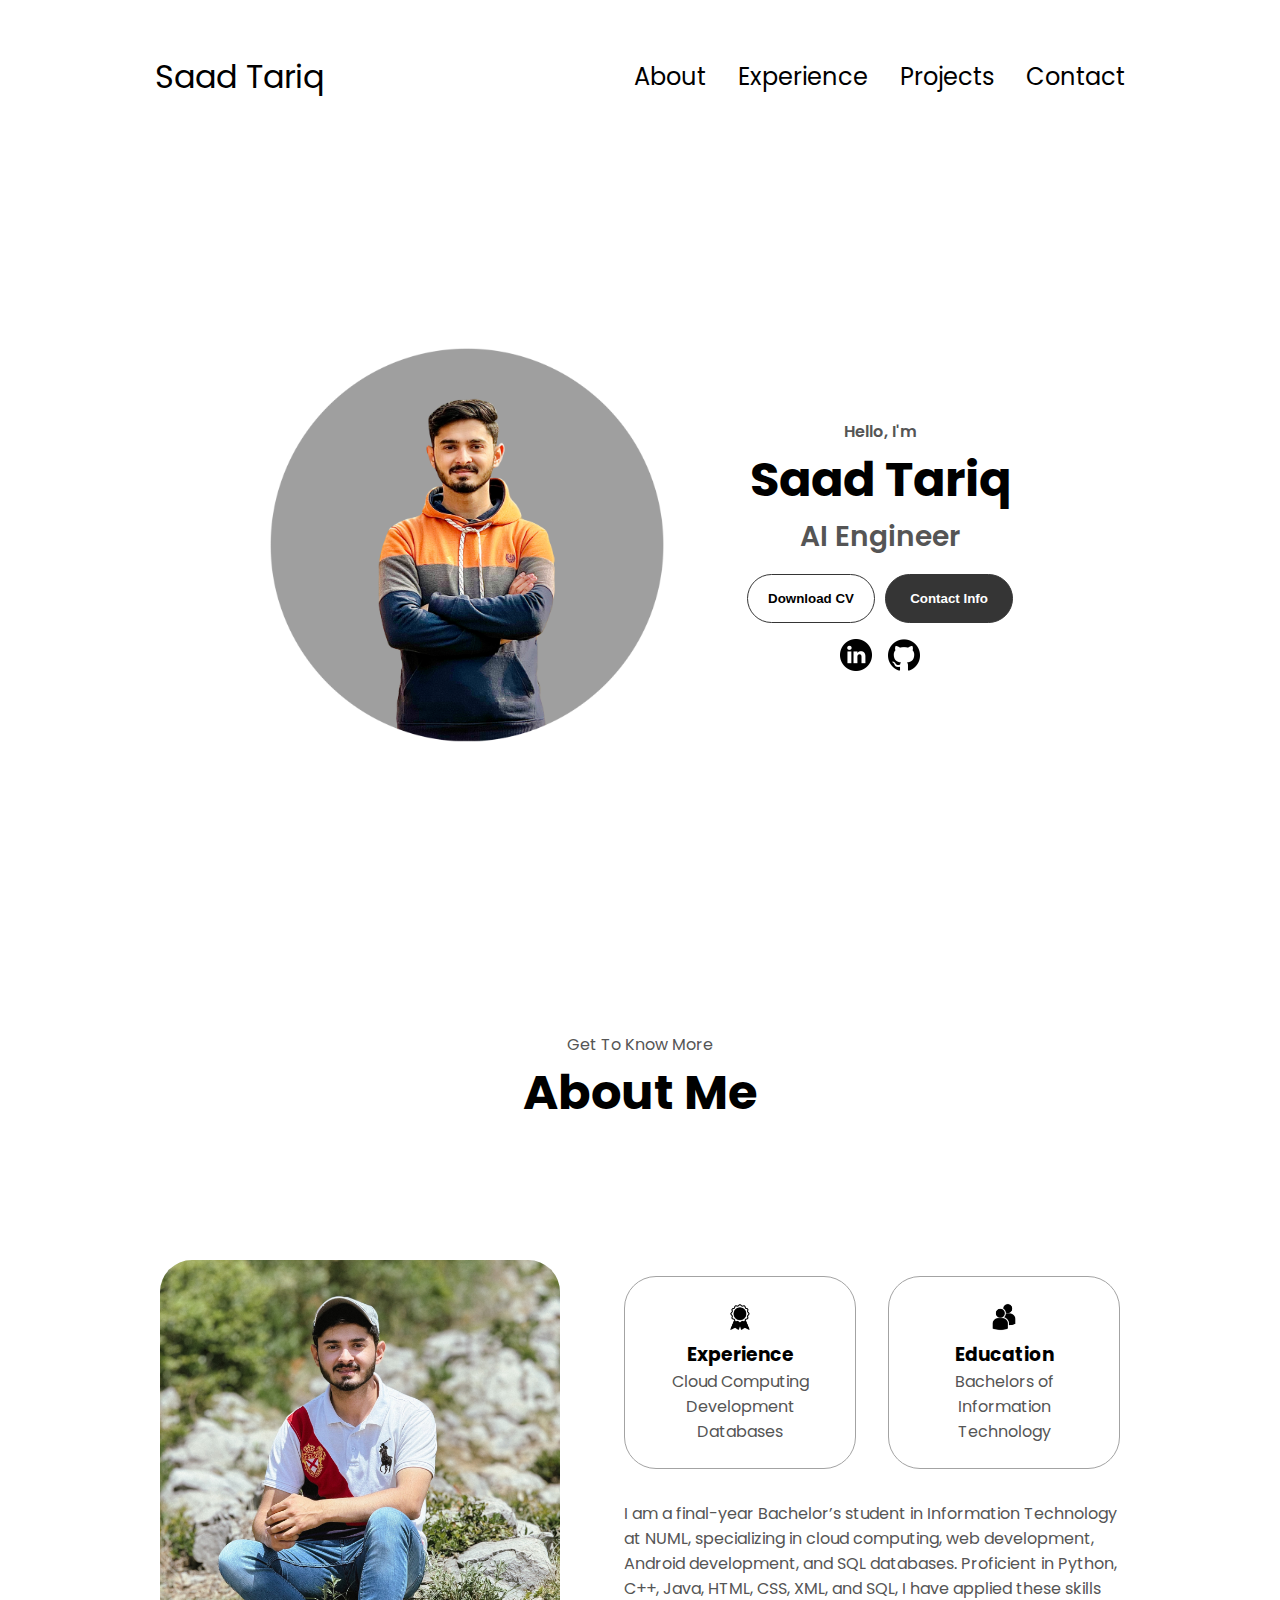
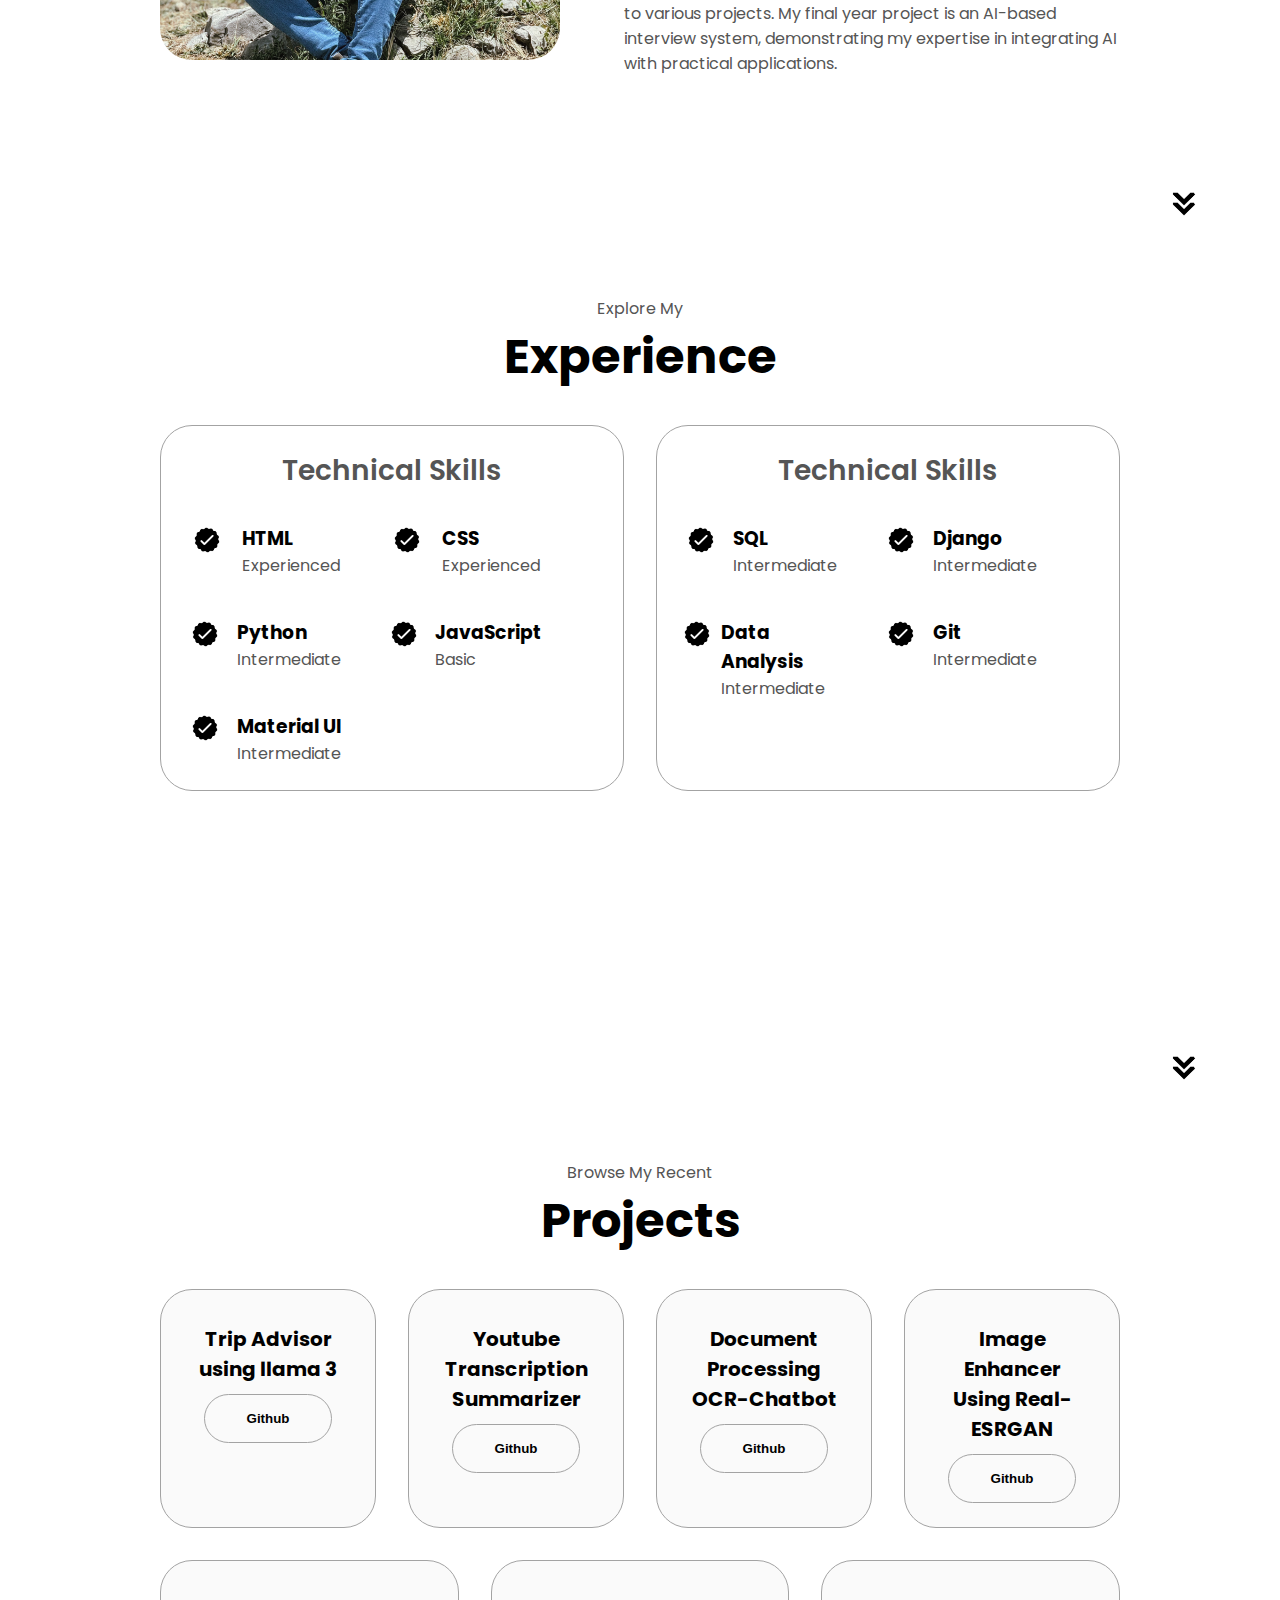
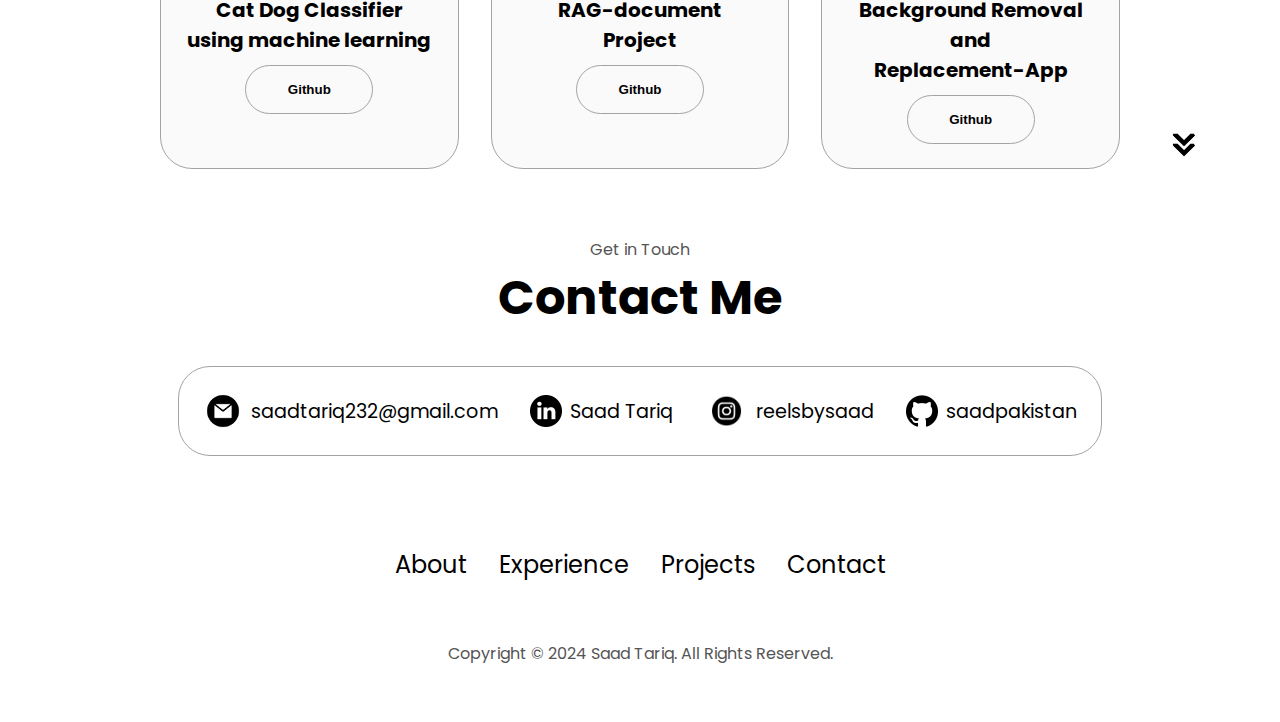
<file: backup.html>
<!DOCTYPE html>
<html lang="en">
  <head>
    <meta charset="UTF-8" />
    <meta http-equiv="X-UA-Compatible" content="IE=edge" />
    <meta name="viewport" content="width=device-width, initial-scale=1.0" />
    <title>Saad Portfolio</title>
    <link rel="stylesheet" href="style.css" />
    <link rel="stylesheet" href="mediaqueries.css" />
  </head>
  <body>
    <nav id="desktop-nav">
      <div class="logo">Saad Tariq</div>
      <div>
        <ul class="nav-links">
          <li><a href="#about">About</a></li>
          <li><a href="#experience">Experience</a></li>
          <li><a href="#projects">Projects</a></li>
          <li><a href="#contact">Contact</a></li>
        </ul>
      </div>
    </nav>
    <nav id="hamburger-nav">
      <div class="logo">Saad Tariq</div>
      <div class="hamburger-menu">
        <div class="hamburger-icon" onclick="toggleMenu()">
          <span></span>
          <span></span>
          <span></span>
        </div>
        <div class="menu-links">
          <li><a href="#about" onclick="toggleMenu()">About</a></li>
          <li><a href="#experience" onclick="toggleMenu()">Experience</a></li>
          <li><a href="#projects" onclick="toggleMenu()">Projects</a></li>
          <li><a href="#contact" onclick="toggleMenu()">Contact</a></li>
        </div>
      </div>
    </nav>
    <section id="profile">
      <div class="section__pic-container">
        <img src="./assets/profilepic.png" alt="Saad Tariq profile picture" />
      </div>
      <div class="section__text">
        <p class="section__text__p1">Hello, I'm</p>
        <h1 class="title">Saad Tariq</h1>
        <p class="section__text__p2">AI Engineer</p>
        <div class="btn-container">
          <button
            class="btn btn-color-2"
            onclick="window.open('./assets/SaadTariqCVResume.pdf')"
          >
            Download CV
          </button>
          <button class="btn btn-color-1" onclick="location.href='#contact'">
            Contact Info
          </button>
        </div>
        <div id="socials-container">
          <img
            src="./assets/linkedin.png"
            alt="My LinkedIn profile"
            class="icon"
            onclick="location.href='https://www.linkedin.com/in/saad-tariq-04328b254/'"
          />
          <img
            src="./assets/github.png"
            alt="My Github profile"
            class="icon"
            onclick="location.href='https://github.com/saadtariq10'"
          />
        </div>
      </div>
    </section>
    <section id="about">
      <p class="section__text__p1">Get To Know More</p>
      <h1 class="title">About Me</h1>
      <div class="section-container">
        <div class="section__pic-container">
          <img
            src="./assets/hike.jpg"
            alt="Profile picture"
            class="about-pic"
          />
        </div>
        <div class="about-details-container">
          <div class="about-containers">
            <div class="details-container">
              <img
                src="./assets/experience.png"
                alt="Experience icon"
                class="icon"
              />
              <h3>Experience</h3>
              <p>Cloud Computing <br />Development <br />Databases</p>
            </div>
            <div class="details-container">
              <img
                src="./assets/education.png"
                alt="Education icon"
                class="icon"
              />
              <h3>Education</h3>
              <p>Bachelors of Information Technology<br /></p>
            </div>
          </div>
          <div class="text-container">
            <p>
              I am a final-year Bachelor’s student in Information Technology at
              NUML, specializing in cloud computing, web development, Android
              development, and SQL databases. Proficient in Python, C++, Java,
              HTML, CSS, XML, and SQL, I have applied these skills to various
              projects. My final year project is an AI-based interview system,
              demonstrating my expertise in integrating AI with practical
              applications.
            </p>
          </div>
        </div>
      </div>
      <img
        src="./assets/arrow.png"
        alt="Arrow icon"
        class="icon arrow"
        onclick="location.href='./#experience'"
      />
    </section>
    <section id="experience">
      <p class="section__text__p1">Explore My</p>
      <h1 class="title">Experience</h1>
      <div class="experience-details-container">
        <div class="about-containers">
          <div class="details-container">
            <h2 class="experience-sub-title">Technical Skills</h2>
            <div class="article-container">
              <article>
                <img
                  src="./assets/checkmark.png"
                  alt="Experience icon"
                  class="icon"
                />
                <div>
                  <h3>HTML</h3>
                  <p>Experienced</p>
                </div>
              </article>
              <article>
                <img
                  src="./assets/checkmark.png"
                  alt="Experience icon"
                  class="icon"
                />
                <div>
                  <h3>CSS</h3>
                  <p>Experienced</p>
                </div>
              </article>
              <article>
                <img
                  src="./assets/checkmark.png"
                  alt="Experience icon"
                  class="icon"
                />
                <div>
                  <h3>Python</h3>
                  <p>Intermediate</p>
                </div>
              </article>
              <article>
                <img
                  src="./assets/checkmark.png"
                  alt="Experience icon"
                  class="icon"
                />
                <div>
                  <h3>JavaScript</h3>
                  <p>Basic</p>
                </div>
              </article>

              <article>
                <img
                  src="./assets/checkmark.png"
                  alt="Experience icon"
                  class="icon"
                />
                <div>
                  <h3>Material UI</h3>
                  <p>Intermediate</p>
                </div>
              </article>
            </div>
          </div>
          <div class="details-container">
            <h2 class="experience-sub-title">Technical Skills</h2>
            <div class="article-container">
              <article>
                <img
                  src="./assets/checkmark.png"
                  alt="Experience icon"
                  class="icon"
                />
                <div>
                  <h3>SQL</h3>
                  <p>Intermediate</p>
                </div>
              </article>
              <article>
                <img
                  src="./assets/checkmark.png"
                  alt="Experience icon"
                  class="icon"
                />
                <div>
                  <h3>Django</h3>
                  <p>Intermediate</p>
                </div>
              </article>
              <article>
                <img
                  src="./assets/checkmark.png"
                  alt="Experience icon"
                  class="icon"
                />
                <div>
                  <h3>Data Analysis</h3>
                  <p>Intermediate</p>
                </div>
              </article>
              <article>
                <img
                  src="./assets/checkmark.png"
                  alt="Experience icon"
                  class="icon"
                />
                <div>
                  <h3>Git</h3>
                  <p>Intermediate</p>
                </div>
              </article>
            </div>
          </div>
        </div>
      </div>
      <img
        src="./assets/arrow.png"
        alt="Arrow icon"
        class="icon arrow"
        onclick="location.href='./#projects'"
      />
    </section>

    <section id="projects">
      <p class="section__text__p1">Browse My Recent</p>
      <h1 class="title">Projects</h1>
      <div class="experience-details-container">
        <div class="about-containers">
          <div class="details-container color-container">
            <!-- <div class="article-container">
              <img
                src="./assets/web.png"
                alt="Project 1"
                class="project-img"
              />
            </div> -->
            <h2 class="experience-sub-title project-title">
              Trip Advisor <br />
              using llama 3
            </h2>
            <div class="btn-container">
              <button
                class="btn btn-color-2 project-btn"
                onclick="window.open('https://github.com/saadtariq10/prison_managenent_web_project', '_blank')"
              >
                Github
              </button>
            </div>
          </div>

          <div class="details-container color-container">
            <!-- <div class="article-container">
              <img
                src="./assets/mad.png"
                alt="Project 2"
                class="project-img"
              />
            </div> -->
            <h2 class="experience-sub-title project-title">
              Youtube Transcription <br />
              Summarizer
            </h2>
            <div class="btn-container">
              <button
                class="btn btn-color-2 project-btn"
                onclick="window.open('https://github.com/saadtariq10/prison_management_android_project', '_blank')"
              >
                Github
              </button>
            </div>
          </div>

          <div class="details-container color-container">
            <!-- <div class="article-container">
              <img
                src="./assets/mad.png"
                alt="Project 2"
                class="project-img"
              />
            </div> -->
            <h2 class="experience-sub-title project-title">
              Document Processing <br />
              OCR-Chatbot
            </h2>
            <div class="btn-container">
              <button
                class="btn btn-color-2 project-btn"
                onclick="window.open('https://github.com/saadtariq10/prison_management_android_project', '_blank')"
              >
                Github
              </button>
            </div>
          </div>

          <div class="details-container color-container">
            <!-- <div class="article-container">
              <img
                src="./assets/mad.png"
                alt="Project 2"
                class="project-img"
              />
            </div> -->
            <h2 class="experience-sub-title project-title">
              Image Enhancer <br />
              Using Real-ESRGAN
            </h2>
            <div class="btn-container">
              <button
                class="btn btn-color-2 project-btn"
                onclick="window.open('https://github.com/saadtariq10/prison_management_android_project', '_blank')"
              >
                Github
              </button>
            </div>
          </div>

          <div class="details-container color-container">
            <!-- <div class="article-container">
              <img
                src="./assets/mad.png"
                alt="Project 2"
                class="project-img"
              />
            </div> -->
            <h2 class="experience-sub-title project-title">
              Cat Dog Classifier <br />
              using machine learning
            </h2>
            <div class="btn-container">
              <button
                class="btn btn-color-2 project-btn"
                onclick="window.open('https://github.com/saadtariq10/prison_management_android_project', '_blank')"
              >
                Github
              </button>
            </div>
          </div>

          <div class="details-container color-container">
            <!-- <div class="article-container">
              <img
                src="./assets/mad.png"
                alt="Project 2"
                class="project-img"
              />
            </div> -->
            <h2 class="experience-sub-title project-title">
              RAG-document <br />
              Project
            </h2>
            <div class="btn-container">
              <button
                class="btn btn-color-2 project-btn"
                onclick="window.open('https://github.com/saadtariq10/prison_management_android_project', '_blank')"
              >
                Github
              </button>
            </div>
          </div>

          <div class="details-container color-container">
            <!-- <div class="article-container">
              <img
                src="./assets/mad.png"
                alt="Project 2"
                class="project-img"
              />
            </div> -->
            <h2 class="experience-sub-title project-title">
              Background Removal and <br />
              Replacement-App
            </h2>
            <div class="btn-container">
              <button
                class="btn btn-color-2 project-btn"
                onclick="window.open('https://github.com/saadtariq10/prison_management_android_project', '_blank')"
              >
                Github
              </button>
            </div>
          </div>
        </div>
      </div>
      <img
        src="./assets/arrow.png"
        alt="Arrow icon"
        class="icon arrow"
        onclick="location.href='./#contact'"
      />
    </section>

    <section id="contact">
      <p class="section__text__p1">Get in Touch</p>
      <h1 class="title">Contact Me</h1>
      <div class="contact-info-upper-container">
        <div class="contact-info-container">
          <img
            src="./assets/email.png"
            alt="Email icon"
            class="icon contact-icon email-icon"
          />
          <p>
            <a href="mailto:saadtariq232@gmail.com">saadtariq232@gmail.com</a>
          </p>
        </div>
        <div class="contact-info-container">
          <img
            src="./assets/linkedin.png"
            alt="LinkedIn icon"
            class="icon contact-icon"
          />
          <p>
            <a href="https://www.linkedin.com/in/saad-tariq-04328b254/"
              >Saad Tariq</a
            >
          </p>
        </div>
        <div class="contact-info-container">
          <img
            src="./assets/instagram.png"
            alt="Instagram icon"
            class="icon contact-icon"
          />
          <p>
            <a
              href="https://www.instagram.com/reelsbysaad_?utm_source=ig_web_button_share_sheet&igsh=ZDNlZDc0MzIxNw=="
              >reelsbysaad</a
            >
          </p>
        </div>
        <div class="contact-info-container">
          <img
            src="./assets/github.png"
            alt="GitHub icon"
            class="icon contact-icon"
          />
          <p><a href="https://github.com/saadtariq10">saadpakistan</a></p>
        </div>
      </div>
    </section>

    <footer>
      <nav>
        <div class="nav-links-container">
          <ul class="nav-links">
            <li><a href="#about">About</a></li>
            <li><a href="#experience">Experience</a></li>
            <li><a href="#projects">Projects</a></li>
            <li><a href="#contact">Contact</a></li>
          </ul>
        </div>
      </nav>
      <p>Copyright &#169; 2024 Saad Tariq. All Rights Reserved.</p>
    </footer>
    <script src="script.js"></script>
  </body>
</html>
</file>
<file: style.css>
/* GENERAL */

@import url("https://fonts.googleapis.com/css2?family=Poppins:wght@300;400;500;600&display=swap");

* {
  margin: 0;
  padding: 0;
}

body {
  font-family: "Poppins", sans-serif;
}

html {
  scroll-behavior: smooth;
}

p {
  color: rgb(85, 85, 85);
}

/* TRANSITION */

a,
.btn {
  transition: all 300ms ease;
}

/* DESKTOP NAV */

nav,
.nav-links {
  display: flex;
}

nav {
  justify-content: space-around;
  align-items: center;
  height: 17vh;
}

.nav-links {
  gap: 2rem;
  list-style: none;
  font-size: 1.5rem;
}

a {
  color: black;
  text-decoration: none;
  text-decoration-color: white;
}

a:hover {
  color: grey;
  text-decoration: underline;
  text-underline-offset: 1rem;
  text-decoration-color: rgb(181, 181, 181);
}

.logo {
  font-size: 2rem;
}

.logo:hover {
  cursor: default;
}

/* HAMBURGER MENU */

#hamburger-nav {
  display: none;
}

.hamburger-menu {
  position: relative;
  display: inline-block;
}

.hamburger-icon {
  display: flex;
  flex-direction: column;
  justify-content: space-between;
  height: 24px;
  width: 30px;
  cursor: pointer;
}

.hamburger-icon span {
  width: 100%;
  height: 2px;
  background-color: black;
  transition: all 0.3 ease-in-out;
}

.menu-links {
  position: absolute;
  top: 100%;
  right: 0;
  background-color: white;
  width: fit-content;
  max-height: 0;
  overflow: hidden;
  transition: all 0.3 ease-in-out;
}

.menu-links a {
  display: block;
  padding: 10px;
  text-align: center;
  font-size: 1.5rem;
  color: black;
  text-decoration: none;
  transition: all 0.3 ease-in-out;
}

.menu-links li {
  list-style: none;
}

.menu-links.open {
  max-height: 300px;
}

.hamburger-icon.open span:first-child {
  transform: rotate(45deg) translate(10px, 5px);
}

.hamburger-icon.open span:nth-child(2) {
  opacity: 0;
}

.hamburger-icon.open span:last-child {
  transform: rotate(-45deg) translate(10px, -5px);
}

.hamburger-icon span:first-child {
  transform: none;
}

.hamburger-icon span:first-child {
  opacity: 1;
}

.hamburger-icon span:first-child {
  transform: none;
}

/* SECTIONS */

section {
  padding-top: 4vh;
  height: 96vh;
  margin: 0 10rem;
  box-sizing: border-box;
  min-height: fit-content;
}

.section-container {
  display: flex;
}

/* PROFILE SECTION */

#profile {
  display: flex;
  justify-content: center;
  gap: 5rem;
  height: 80vh;
}

.section__pic-container {
  display: flex;
  height: 400px;
  width: 400px;
  margin: auto 0;
}

.section__text {
  align-self: center;
  text-align: center;
}

.section__text p {
  font-weight: 600;
}

.section__text__p1 {
  text-align: center;
}

.section__text__p2 {
  font-size: 1.75rem;
  margin-bottom: 1rem;
}

.title {
  font-size: 3rem;
  text-align: center;
}

#socials-container {
  display: flex;
  justify-content: center;
  margin-top: 1rem;
  gap: 1rem;
}

/* ICONS */

.icon {
  cursor: pointer;
  height: 2rem;
}

/* BUTTONS */

.btn-container {
  display: flex;
  justify-content: center;
  gap: 1rem;
}

.btn {
  font-weight: 600;
  transition: all 300ms ease;
  padding: 1rem;
  width: 8rem;
  border-radius: 2rem;
}

.btn-color-1,
.btn-color-2 {
  border: rgb(53, 53, 53) 0.1rem solid;
}

.btn-color-1:hover,
.btn-color-2:hover {
  cursor: pointer;
}

.btn-color-1,
.btn-color-2:hover {
  background: rgb(53, 53, 53);
  color: white;
}

.btn-color-1:hover {
  background: rgb(0, 0, 0);
}

.btn-color-2 {
  background: none;
}

.btn-color-2:hover {
  border: rgb(255, 255, 255) 0.1rem solid;
}

.btn-container {
  gap: 1rem;
}

/* ABOUT SECTION */

#about {
  position: relative;
}

.about-containers {
  gap: 2rem;
  margin-bottom: 2rem;
  margin-top: 2rem;
}

.about-details-container {
  justify-content: center;
  flex-direction: column;
}

.about-containers,
.about-details-container {
  display: flex;
}

.about-pic {
  border-radius: 2rem;
}

.arrow {
  position: absolute;
  right: -5rem;
  bottom: 2.5rem;
}

.details-container {
  padding: 1.5rem;
  flex: 1;
  background: white;
  border-radius: 2rem;
  border: rgb(53, 53, 53) 0.1rem solid;
  border-color: rgb(163, 163, 163);
  text-align: center;
}

.section-container {
  gap: 4rem;
  height: 80%;
}

.section__pic-container {
  height: 400px;
  width: 400px;
  margin: auto 0;
}

/* EXPERIENCE SECTION */

#experience {
  position: relative;
}

.experience-sub-title {
  color: rgb(85, 85, 85);
  font-weight: 600;
  font-size: 1.75rem;
  margin-bottom: 2rem;
}

.experience-details-container {
  display: flex;
  justify-content: center;
  flex-direction: column;
}

.article-container {
  display: flex;
  text-align: initial;
  flex-wrap: wrap;
  flex-direction: row;
  gap: 2.5rem;
  justify-content: flex-start; /* Aligns items to the left */
}

article {
  display: flex;
  width: 10rem;
  justify-content: space-around;
  gap: 0.5rem;
}

article .icon {
  cursor: default;
}

/* PROJECTS SECTION */

#projects {
  position: relative;
}

.color-container {
  border-color: rgb(163, 163, 163);
  background: rgb(250, 250, 250);
}

.project-img {
  border-radius: 2rem;
  width: 90%;
  height: 90%;
}

.project-title {
  margin: 1rem;
  color: black;
}

.project-btn {
  color: black;
  border-color: rgb(163, 163, 163);
}

/* CONTACT */

#contact {
  display: flex;
  justify-content: center;
  flex-direction: column;
  height: 70vh;
}

.contact-info-upper-container {
  display: flex;
  justify-content: center;
  border-radius: 2rem;
  border: rgb(53, 53, 53) 0.1rem solid;
  border-color: rgb(163, 163, 163);
  background: (250, 250, 250);
  margin: 2rem auto;
  padding: 0.5rem;
}

.contact-info-container {
  display: flex;
  align-items: center;
  justify-content: center;
  gap: 0.5rem;
  margin: 1rem;
}

.contact-info-container p {
  font-size: larger;
}

.contact-icon {
  cursor: default;
}

.email-icon {
  height: 2.5rem;
}

/* FOOTER SECTION */

footer {
  height: 26vh;
  margin: 0 1rem;
}

footer p {
  text-align: center;
}

/* Projects Section */
.projects-container {
  display: grid;
  grid-template-columns: repeat(auto-fit, minmax(300px, 1fr));
  gap: 20px;
  padding: 20px;
  text-align: center;
}

.project-card {
  background: #f8f9fa;
  border-radius: 12px;
  box-shadow: 0 4px 10px rgba(0, 0, 0, 0.1);
  padding: 20px;
  transition: transform 0.3s ease-in-out;
}

.project-card:hover {
  transform: translateY(-5px);
}

.project-title {
  font-size: 20px;
  font-weight: bold;
  margin: 10px 0;
}

.project-description {
  font-size: 14px;
  color: #555;
  margin-bottom: 15px;
}

.btn-container {
  display: flex;
  justify-content: center;
  gap: 10px;
}
</file>
<file: mediaqueries.css>
@media screen and (max-width: 1400px) {
  #profile {
    height: 83vh;
    margin-bottom: 6rem;
  }
  .about-containers {
    flex-wrap: wrap;
  }
  #contact,
  #projects {
    height: fit-content;
  }
}

@media screen and (max-width: 1200px) {
  #desktop-nav {
    display: none;
  }
  #hamburger-nav {
    display: flex;
  }
  #experience,
  .experience-details-container {
    margin-top: 2rem;
  }
  #profile,
  .section-container {
    display: block;
  }
  .arrow {
    display: none;
  }
  section,
  .section-container {
    height: fit-content;
  }
  section {
    margin: 0 5%;
  }
  .section__pic-container {
    width: 275px;
    height: 275px;
    margin: 0 auto 2rem;
  }
  .about-containers {
    margin-top: 0;
  }
}

@media screen and (max-width: 600px) {
  #contact,
  footer {
    height: 40vh;
  }
  #profile {
    height: 83vh;
    margin-bottom: 0;
  }
  article {
    font-size: 1rem;
  }
  footer nav {
    height: fit-content;
    margin-bottom: 2rem;
  }
  .about-containers,
  .contact-info-upper-container,
  .btn-container {
    flex-wrap: wrap;
  }
  .contact-info-container {
    margin: 0;
  }
  .contact-info-container p,
  .nav-links li a {
    font-size: 1rem;
  }
  .experience-sub-title {
    font-size: 1.25rem;
  }
  .logo {
    font-size: 1.5rem;
  }
  .nav-links {
    flex-direction: column;
    gap: 0.5rem;
    text-align: center;
  }
  .section__pic-container {
    width: auto;
    height: 46vw;
    justify-content: center;
  }
  .section__text__p2 {
    font-size: 1.25rem;
  }
  .title {
    font-size: 2rem;
  }
  .text-container {
    text-align: justify;
  }
}
</file>
